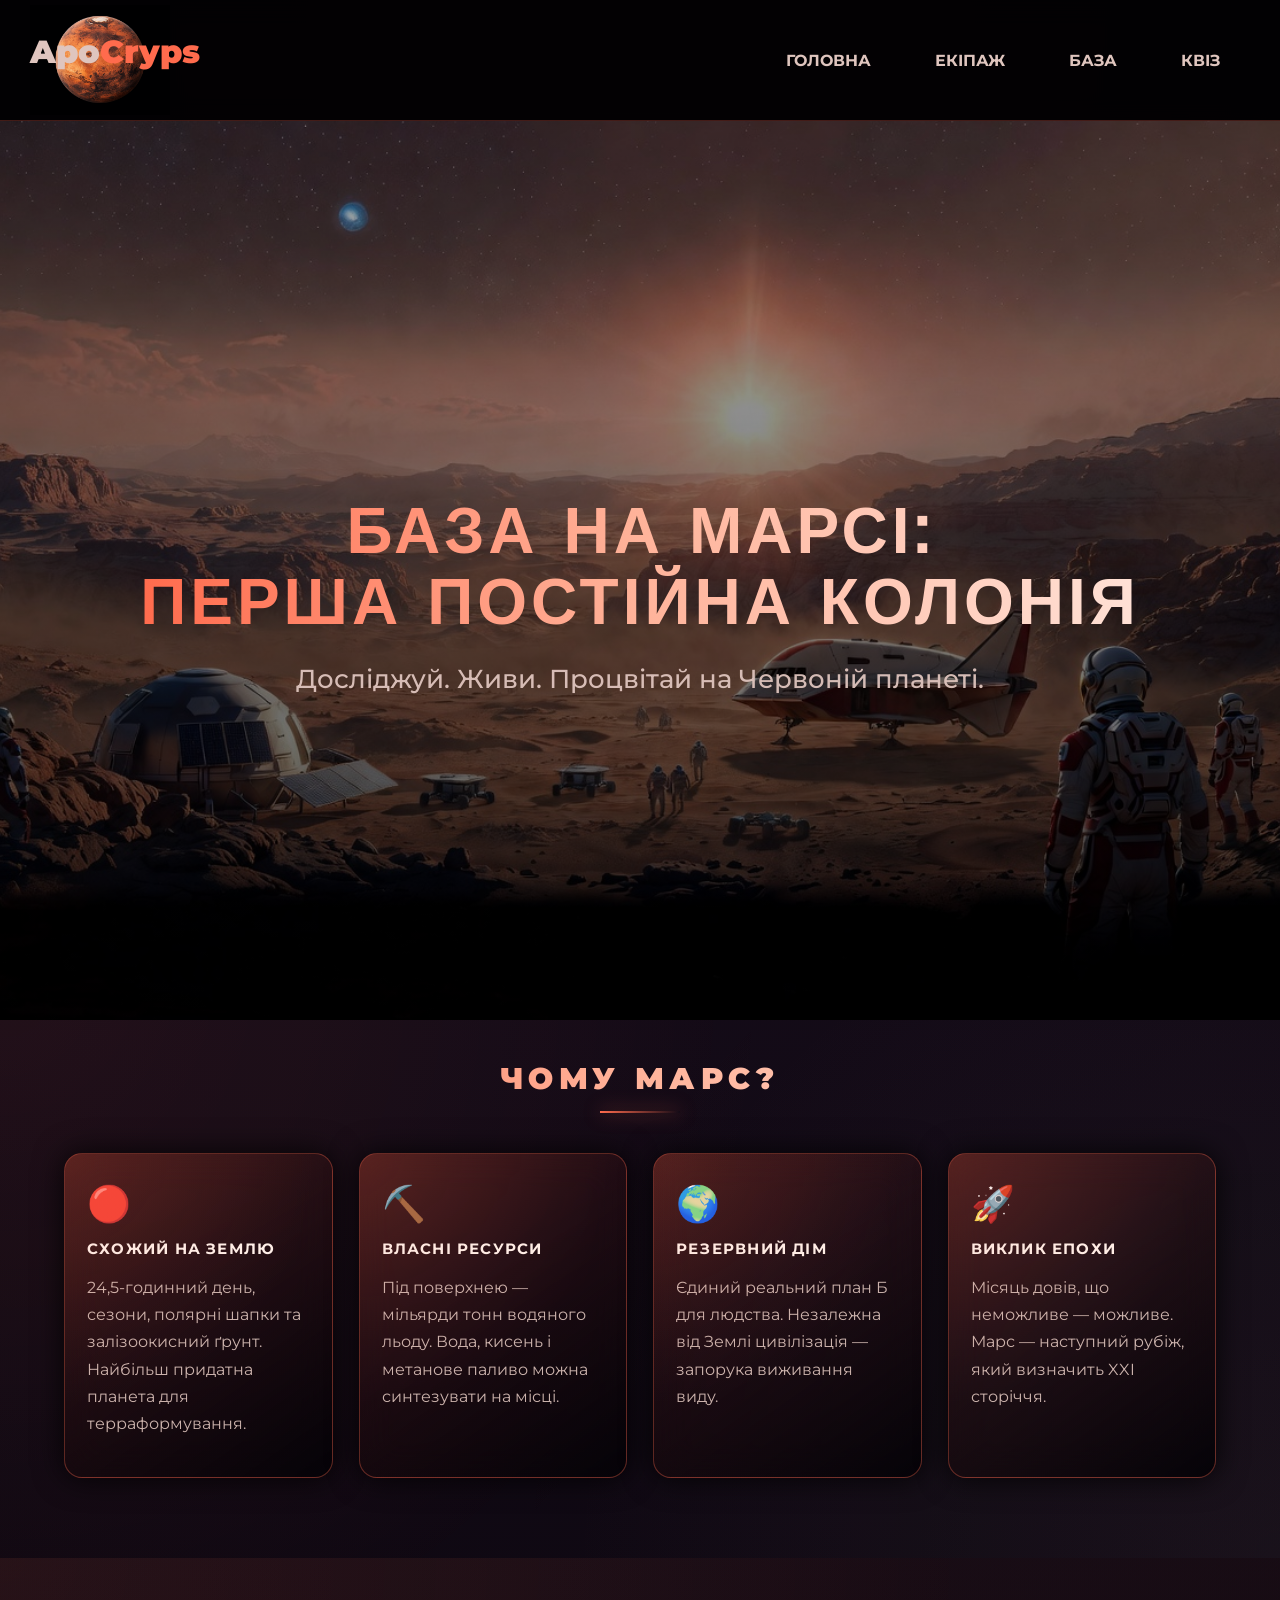
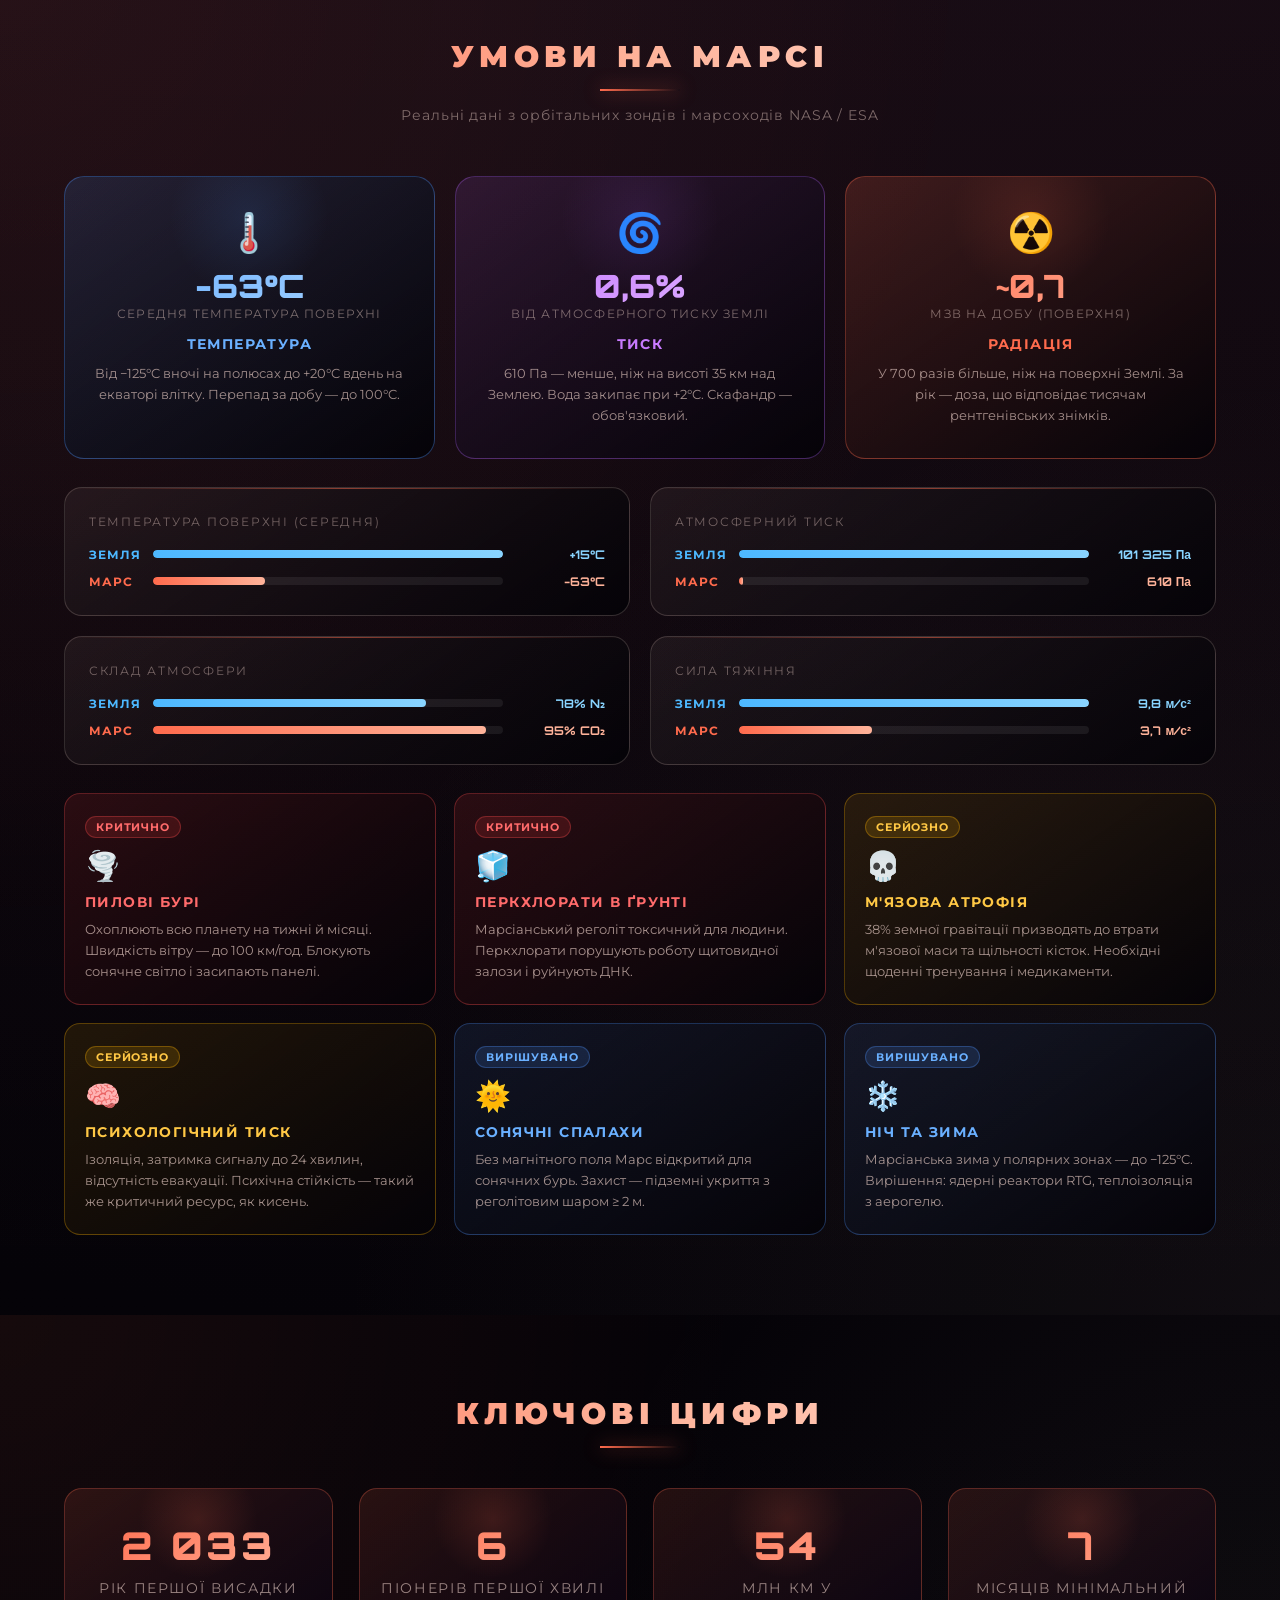
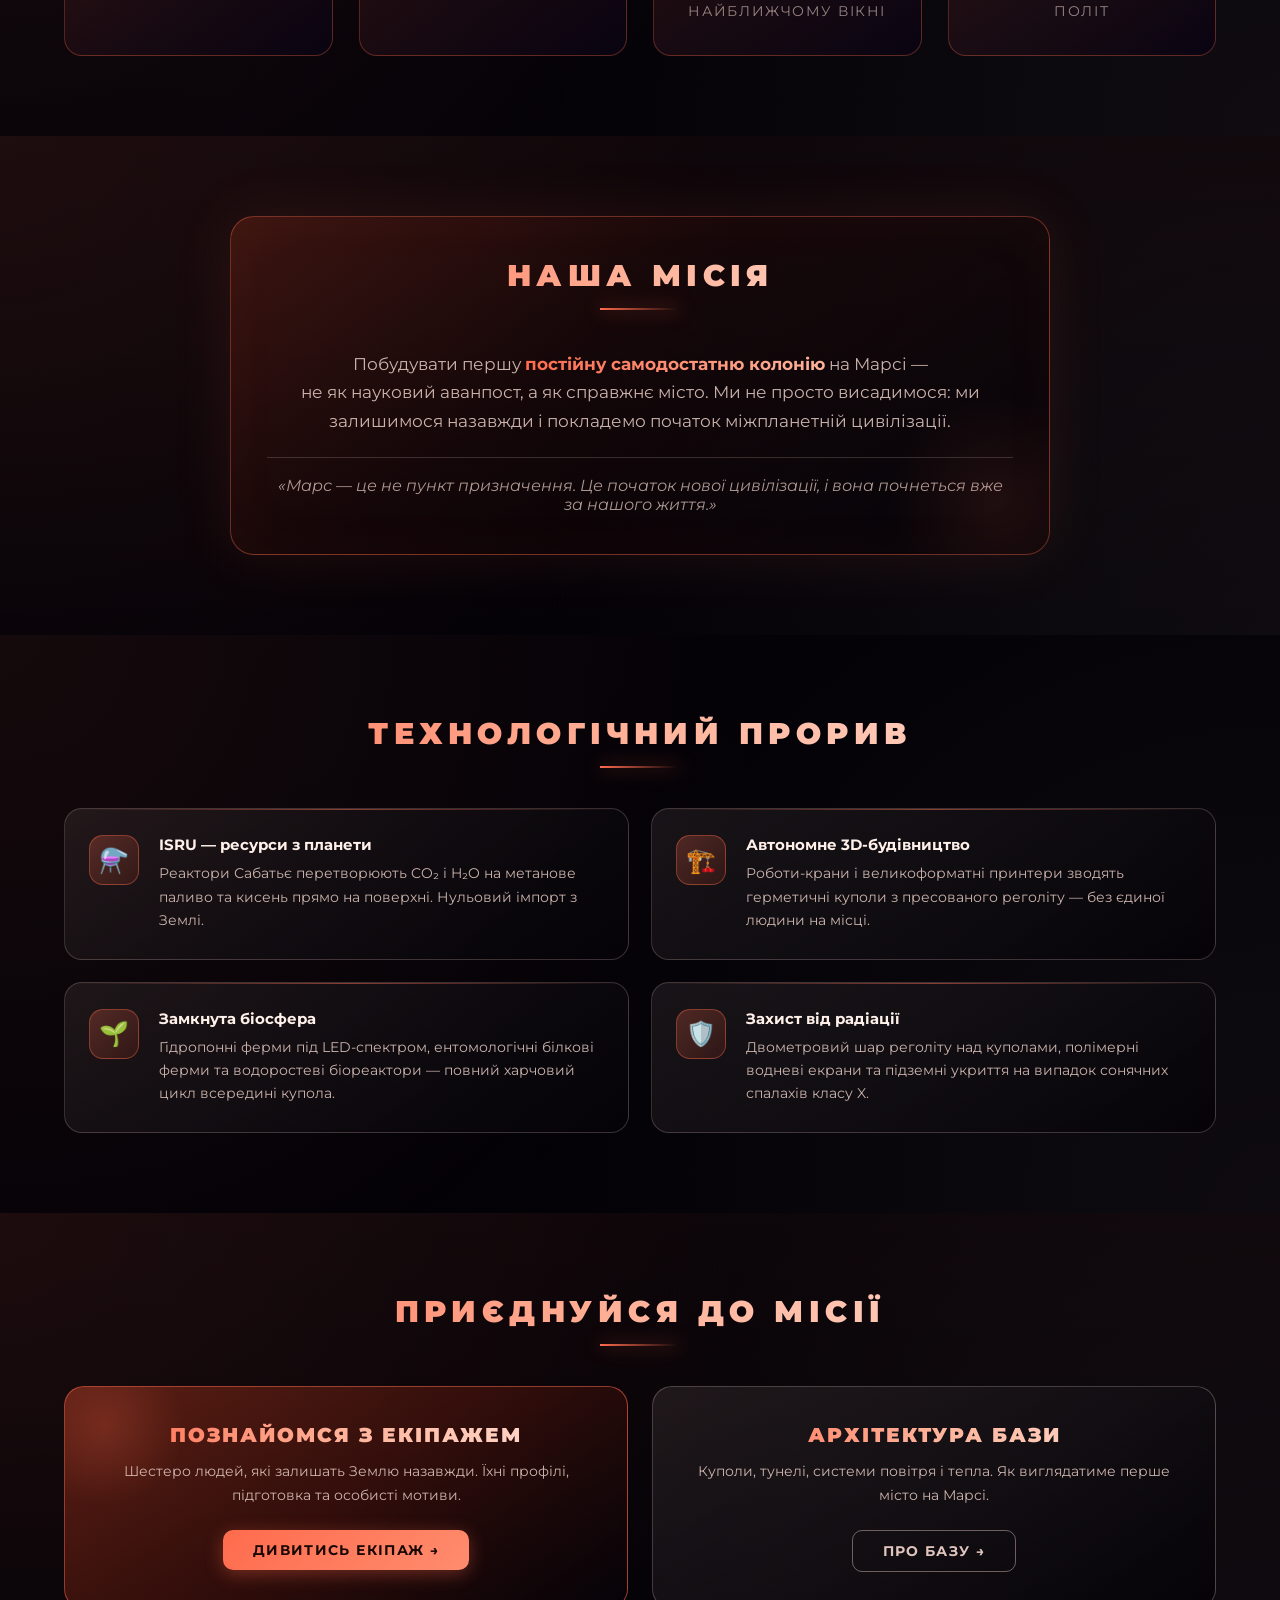
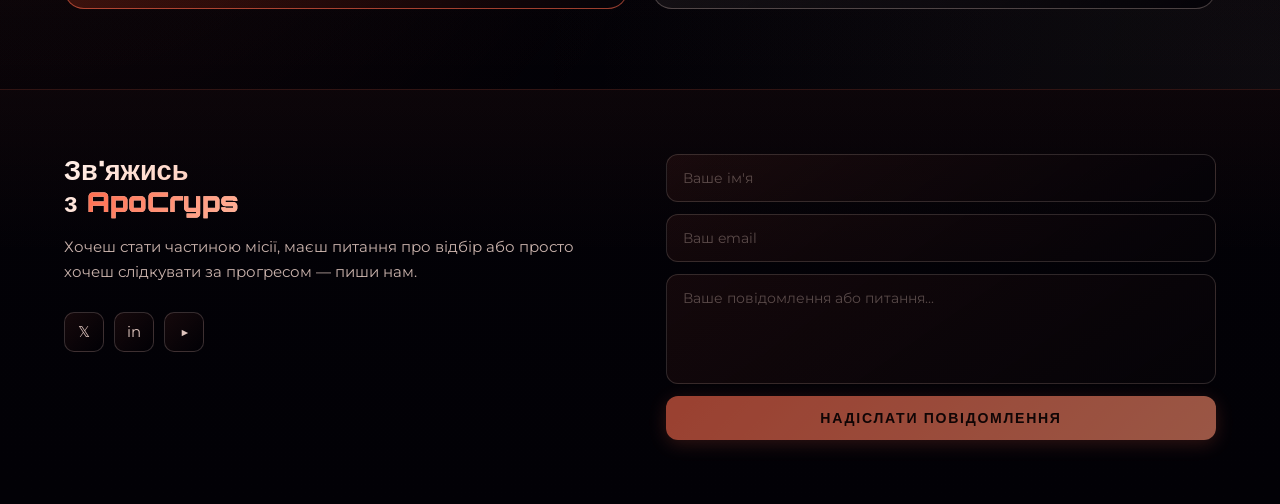
<file: index.html>
<!DOCTYPE html>
<html lang="uk">
<head>
  <meta charset="UTF-8">
  <meta name="viewport" content="width=device-width, initial-scale=1.0">
  <title>Mars Base Alpha — ApoCryps</title>
  <link href="https://fonts.googleapis.com/css2?family=Montserrat:wght@400;500;700;900&family=Orbitron:wght@500;700;900&display=swap" rel="stylesheet">
  <link rel="stylesheet" href="style.css">
</head>
<body>

  <!-- НАВІГАЦІЯ -->
  <header>
    <nav class="navbar">
      <div class="nav-container">
        <div class="Pic">
          <div class="logo">
            <span class="Apo">Apo</span><span class="Cryps">Cryps</span>
          </div>
        </div>
        <div class="nav-menu">
           <a href="index.html">Головна</a>
          <a href="Exp.html">Екіпаж</a>
          <a href="baza.html">База</a>
          <a href="kwiz.html">Квіз</a>
        </div>
      </div>
    </nav>
  </header>

  <main>

    <!-- HERO -->
    <section class="hero">
      <div class="hero-bg active"></div>
      <div class="hero-bg"></div>
      <div class="hero-bg"></div>
      <div class="hero-content">
        <h1 class="hero-title gradient-text">
          База на Марсі:<br>
          Перша постійна колонія
        </h1>
        <p class="hero-subtitle hero-subtitle-big">
          Досліджуй. Живи. Процвітай на Червоній планеті.
        </p>
      </div>
    </section>

    <!-- ЧОМУ МАРС? -->
    <section class="section why-mars">
      <div class="container reveal">
        <h2 class="section-title">Чому Марс?</h2>
        <div class="why-grid">
          <div class="why-card">
            <span class="why-icon">🔴</span>
            <h3>Схожий на Землю</h3>
            <p>24,5-годинний день, сезони, полярні шапки та залізоокисний ґрунт. Найбільш придатна планета для терраформування.</p>
          </div>
          <div class="why-card">
            <span class="why-icon">⛏️</span>
            <h3>Власні ресурси</h3>
            <p>Під поверхнею — мільярди тонн водяного льоду. Вода, кисень і метанове паливо можна синтезувати на місці.</p>
          </div>
          <div class="why-card">
            <span class="why-icon">🌍</span>
            <h3>Резервний дім</h3>
            <p>Єдиний реальний план Б для людства. Незалежна від Землі цивілізація — запорука виживання виду.</p>
          </div>
          <div class="why-card">
            <span class="why-icon">🚀</span>
            <h3>Виклик епохи</h3>
            <p>Місяць довів, що неможливе — можливе. Марс — наступний рубіж, який визначить XXI сторіччя.</p>
          </div>
        </div>
      </div>
    </section>

    <!-- УМОВИ НА МАРСІ -->
    <section class="section conditions" style="background:linear-gradient(180deg,rgba(255,107,77,.04) 0%,transparent 100%)">
      <div class="container reveal">
        <h2 class="section-title">Умови на Марсі</h2>
        <p class="conditions-subtitle">Реальні дані з орбітальних зондів і марсоходів NASA / ESA</p>

        <!-- ВЕЛИКІ МЕТРИКИ -->
        <div class="big-metrics">
          <div class="metric-card cold">
            <span class="metric-icon">🌡️</span>
            <span class="metric-value">−63°C</span>
            <span class="metric-unit">середня температура поверхні</span>
            <span class="metric-label">Температура</span>
            <p class="metric-desc">Від −125°C вночі на полюсах до +20°C вдень на екваторі влітку. Перепад за добу — до 100°C.</p>
          </div>
          <div class="metric-card pressure">
            <span class="metric-icon">🌀</span>
            <span class="metric-value">0,6%</span>
            <span class="metric-unit">від атмосферного тиску Землі</span>
            <span class="metric-label">Тиск</span>
            <p class="metric-desc">610 Па — менше, ніж на висоті 35 км над Землею. Вода закипає при +2°C. Скафандр — обов'язковий.</p>
          </div>
          <div class="metric-card radiation">
            <span class="metric-icon">☢️</span>
            <span class="metric-value">~0,7</span>
            <span class="metric-unit">мЗв на добу (поверхня)</span>
            <span class="metric-label">Радіація</span>
            <p class="metric-desc">У 700 разів більше, ніж на поверхні Землі. За рік — доза, що відповідає тисячам рентгенівських знімків.</p>
          </div>
        </div>

        <!-- ПОРІВНЯННЯ ЗЕМЛЯ VS МАРС -->
        <div class="compare-grid">
          <div class="compare-card">
            <div class="compare-title">Температура поверхні (середня)</div>
            <div class="compare-row">
              <span class="planet-label earth">Земля</span>
              <div class="bar-wrap"><div class="bar earth" style="width:100%"></div></div>
              <span class="bar-val earth-val">+15°C</span>
            </div>
            <div class="compare-row">
              <span class="planet-label mars">Марс</span>
              <div class="bar-wrap"><div class="bar mars" style="width:32%"></div></div>
              <span class="bar-val mars-val">−63°C</span>
            </div>
          </div>
          <div class="compare-card">
            <div class="compare-title">Атмосферний тиск</div>
            <div class="compare-row">
              <span class="planet-label earth">Земля</span>
              <div class="bar-wrap"><div class="bar earth" style="width:100%"></div></div>
              <span class="bar-val earth-val">101 325 Па</span>
            </div>
            <div class="compare-row">
              <span class="planet-label mars">Марс</span>
              <div class="bar-wrap"><div class="bar mars" style="width:1%"></div></div>
              <span class="bar-val mars-val">610 Па</span>
            </div>
          </div>
          <div class="compare-card">
            <div class="compare-title">Склад атмосфери</div>
            <div class="compare-row">
              <span class="planet-label earth">Земля</span>
              <div class="bar-wrap"><div class="bar earth" style="width:78%"></div></div>
              <span class="bar-val earth-val">78% N₂</span>
            </div>
            <div class="compare-row">
              <span class="planet-label mars">Марс</span>
              <div class="bar-wrap"><div class="bar mars" style="width:95%"></div></div>
              <span class="bar-val mars-val">95% CO₂</span>
            </div>
          </div>
          <div class="compare-card">
            <div class="compare-title">Сила тяжіння</div>
            <div class="compare-row">
              <span class="planet-label earth">Земля</span>
              <div class="bar-wrap"><div class="bar earth" style="width:100%"></div></div>
              <span class="bar-val earth-val">9,8 м/с²</span>
            </div>
            <div class="compare-row">
              <span class="planet-label mars">Марс</span>
              <div class="bar-wrap"><div class="bar mars" style="width:38%"></div></div>
              <span class="bar-val mars-val">3,7 м/с²</span>
            </div>
          </div>
        </div>

        <!-- НЕБЕЗПЕКИ -->
        <div class="hazards-grid">
          <div class="hazard-card danger">
            <span class="badge danger">Критично</span>
            <span class="hazard-icon">🌪️</span>
            <h3>Пилові бурі</h3>
            <p>Охоплюють всю планету на тижні й місяці. Швидкість вітру — до 100 км/год. Блокують сонячне світло і засипають панелі.</p>
          </div>
          <div class="hazard-card danger">
            <span class="badge danger">Критично</span>
            <span class="hazard-icon">🧊</span>
            <h3>Перкхлорати в ґрунті</h3>
            <p>Марсіанський реголіт токсичний для людини. Перкхлорати порушують роботу щитовидної залози і руйнують ДНК.</p>
          </div>
          <div class="hazard-card warn">
            <span class="badge warn">Серйозно</span>
            <span class="hazard-icon">💀</span>
            <h3>М'язова атрофія</h3>
            <p>38% земної гравітації призводять до втрати м'язової маси та щільності кісток. Необхідні щоденні тренування і медикаменти.</p>
          </div>
          <div class="hazard-card warn">
            <span class="badge warn">Серйозно</span>
            <span class="hazard-icon">🧠</span>
            <h3>Психологічний тиск</h3>
            <p>Ізоляція, затримка сигналу до 24 хвилин, відсутність евакуації. Психічна стійкість — такий же критичний ресурс, як кисень.</p>
          </div>
          <div class="hazard-card info">
            <span class="badge info">Вирішувано</span>
            <span class="hazard-icon">🌞</span>
            <h3>Сонячні спалахи</h3>
            <p>Без магнітного поля Марс відкритий для сонячних бурь. Захист — підземні укриття з реголітовим шаром ≥ 2 м.</p>
          </div>
          <div class="hazard-card info">
            <span class="badge info">Вирішувано</span>
            <span class="hazard-icon">❄️</span>
            <h3>Ніч та зима</h3>
            <p>Марсіанська зима у полярних зонах — до −125°C. Вирішення: ядерні реактори RTG, теплоізоляція з аерогелю.</p>
          </div>
        </div>
      </div>
    </section>

    <!-- СТАТИСТИКА -->
    <section class="section stats">
      <div class="container reveal">
        <h2 class="section-title">Ключові цифри</h2>
        <div class="stats-grid">
          <div class="stat-item">
            <h3 class="stat-number" data-target="2033">0</h3>
            <p>Рік першої висадки</p>
          </div>
          <div class="stat-item">
            <h3 class="stat-number" data-target="6">0</h3>
            <p>Піонерів першої хвилі</p>
          </div>
          <div class="stat-item">
            <h3 class="stat-number" data-target="54">0</h3>
            <p>Млн км у найближчому вікні</p>
          </div>
          <div class="stat-item">
            <h3 class="stat-number" data-target="7">0</h3>
            <p>Місяців мінімальний політ</p>
          </div>
        </div>
      </div>
    </section>

    <!-- НАША МІСІЯ -->
    <section class="section mission" style="background:linear-gradient(180deg,rgba(255,107,77,.04) 0%,transparent 100%)">
      <div class="container reveal">
        <div class="mission-content">
          <h2 class="section-title">Наша місія</h2>
          <p class="mission-text">
            Побудувати першу <span class="highlight">постійну самодостатню колонію</span> на Марсі —<br>
            не як науковий аванпост, а як справжнє місто. Ми не просто висадимося: ми залишимося назавжди і покладемо початок міжпланетній цивілізації.
          </p>
          <div class="mission-quote">
            «Марс — це не пункт призначення. Це початок нової цивілізації, і вона почнеться вже за нашого життя.»
          </div>
        </div>
      </div>
    </section>

    <!-- ТЕХНОЛОГІЧНИЙ ПРОРИВ -->
    <section class="section tech">
      <div class="container reveal">
        <h2 class="section-title">Технологічний прорив</h2>
        <div class="tech-grid">
          <div class="tech-card">
            <div class="tech-icon-wrap">⚗️</div>
            <div>
              <h3>ISRU — ресурси з планети</h3>
              <p>Реактори Сабатьє перетворюють CO₂ і H₂O на метанове паливо та кисень прямо на поверхні. Нульовий імпорт з Землі.</p>
            </div>
          </div>
          <div class="tech-card">
            <div class="tech-icon-wrap">🏗️</div>
            <div>
              <h3>Автономне 3D-будівництво</h3>
              <p>Роботи-крани і великоформатні принтери зводять герметичні куполи з пресованого реголіту — без єдиної людини на місці.</p>
            </div>
          </div>
          <div class="tech-card">
            <div class="tech-icon-wrap">🌱</div>
            <div>
              <h3>Замкнута біосфера</h3>
              <p>Гідропонні ферми під LED-спектром, ентомологічні білкові ферми та водоростеві біореактори — повний харчовий цикл всередині купола.</p>
            </div>
          </div>
          <div class="tech-card">
            <div class="tech-icon-wrap">🛡️</div>
            <div>
              <h3>Захист від радіації</h3>
              <p>Двометровий шар реголіту над куполами, полімерні водневі екрани та підземні укриття на випадок сонячних спалахів класу X.</p>
            </div>
          </div>
        </div>
      </div>
    </section>

    <!-- CTA -->
    <section class="section cta-section" style="background:linear-gradient(180deg,rgba(255,107,77,.04) 0%,transparent 100%)">
      <div class="container reveal">
        <h2 class="section-title">Приєднуйся до місії</h2>
        <div class="cta-row">
          <div class="cta-card primary">
            <h3>Познайомся з екіпажем</h3>
            <p>Шестеро людей, які залишать Землю назавжди. Їхні профілі, підготовка та особисті мотиви.</p>
            <a href="Exp.html" class="btn btn-primary">Дивитись екіпаж →</a>
          </div>
          <div class="cta-card secondary">
            <h3>Архітектура бази</h3>
            <p>Куполи, тунелі, системи повітря і тепла. Як виглядатиме перше місто на Марсі.</p>
            <a href="baza.html" class="btn btn-outline">Про базу →</a>
          </div>
        </div>
      </div>
    </section>

  </main>

  <footer>
    <section class="footer-section">
      <div class="container">
        <div class="footer-grid">
          <div class="footer-left">
            <h2>Зв'яжись<br>з <span>ApoCryps</span></h2>
            <p>Хочеш стати частиною місії, маєш питання про відбір або просто хочеш слідкувати за прогресом — пиши нам.</p>
            <div class="social-row">
              <div class="social-btn">𝕏</div>
              <div class="social-btn">in</div>
              <div class="social-btn">▶</div>
            </div>
          </div>
          <div class="footer-right">
            <form id="contact-form">
              <input type="text" id="name" name="name" placeholder="Ваше ім'я" required>
              <input type="email" id="email" name="email" placeholder="Ваш email" required>
              <textarea id="message" name="message" placeholder="Ваше повідомлення або питання..." required></textarea>
              <button type="submit" id="submit-btn">Надіслати повідомлення</button>
            </form>
          </div>
        </div>
        
    </section>
  </footer>

  <script src="script.js"></script>
</body>
</html>
</file>
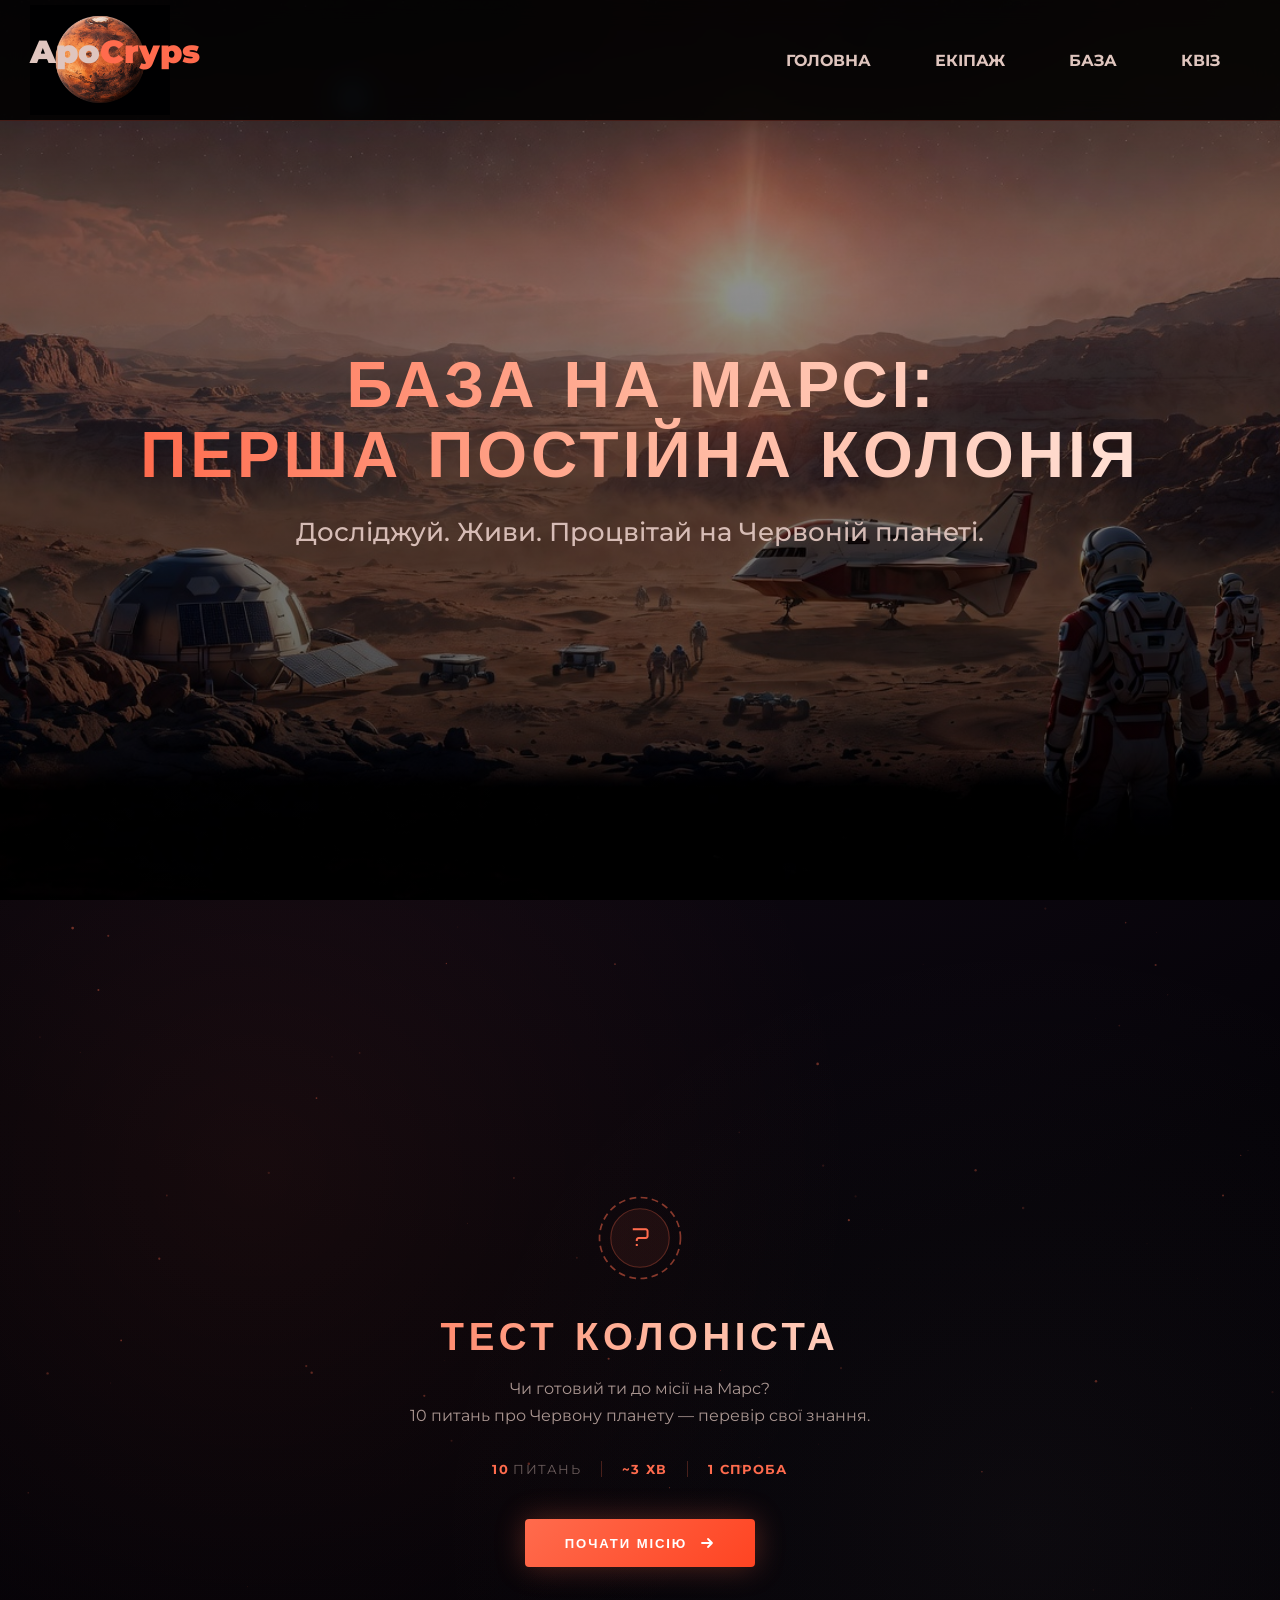
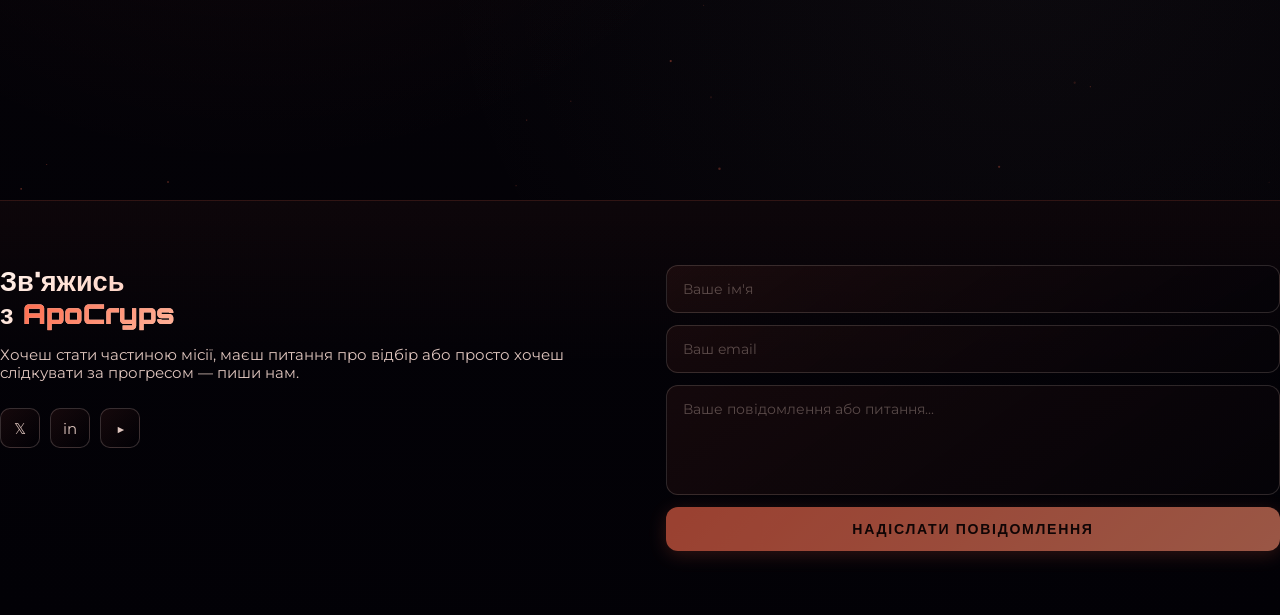
<file: kwiz.html>
<!DOCTYPE html>
<html lang="uk">
<head>
  <meta charset="UTF-8">
  <meta name="viewport" content="width=device-width, initial-scale=1.0">
  <title>Mars Base Alpha — ApoCryps</title>
  <link href="https://fonts.googleapis.com/css2?family=Montserrat:wght@400;500;700;900&family=Orbitron:wght@500;700;900&display=swap" rel="stylesheet">
  <link rel="stylesheet" href="style6.css">
</head>
<body>
<header>
  <nav class="navbar">
    <div class="nav-container">
      <div class="Pic">
        <div class="logo">
          <span class="Apo">Apo</span><span class="Cryps">Cryps</span>
        </div>
      </div>
      <div class="nav-menu">
         <a href="index.html">Головна</a>
          <a href="Exp.html">Екіпаж</a>
          <a href="baza.html">База</a>
          <a href="kwiz.html">Квіз</a>
      </div>
    </div>
  </nav>


  <section class="hero">
    <div class="hero-bg active"></div>
    <div class="hero-bg"></div>
    <div class="hero-bg"></div>

    <div class="hero-content">
      <h1 class="hero-title gradient-text">
        База на Марсі:<br>
        Перша постійна колонія
      </h1>
      <p class="hero-subtitle hero-subtitle-big">
        Досліджуй. Живи. Процвітай на Червоній планеті.
      </p>
    </div>
  </section>
</header>

<main>

  <!-- ═══════════════════════════════════════════
       QUIZ SECTION
  ═══════════════════════════════════════════ -->
  <section class="quiz-section">

    <!-- Particle canvas background -->
    <canvas id="quiz-particles"></canvas>

    <div class="quiz-wrapper">

      <!-- START SCREEN -->
      <div class="quiz-start" id="quiz-start">
        <div class="quiz-start-icon">
          <svg viewBox="0 0 80 80" fill="none" xmlns="http://www.w3.org/2000/svg">
            <circle cx="40" cy="40" r="36" stroke="#ff6b4d" stroke-width="1.5" stroke-dasharray="6 4" opacity="0.5"/>
            <circle cx="40" cy="40" r="26" fill="rgba(255,107,77,0.08)" stroke="rgba(255,107,77,0.3)" stroke-width="1"/>
            <text x="40" y="47" text-anchor="middle" font-size="22" fill="#ff6b4d" font-family="Orbitron,sans-serif">?</text>
          </svg>
        </div>
        <h2 class="quiz-start-title">Тест Колоніста</h2>
        <p class="quiz-start-sub">Чи готовий ти до місії на Марс?<br>10 питань про Червону планету — перевір свої знання.</p>
        <div class="quiz-start-meta">
          <span><em>10</em> питань</span>
          <span class="meta-div"></span>
          <span><em>~3 хв</em></span>
          <span class="meta-div"></span>
          <span><em>1 спроба</em></span>
        </div>
        <button class="quiz-btn-start" id="btn-start">
          <span>Почати місію</span>
          <svg width="16" height="16" viewBox="0 0 16 16" fill="none"><path d="M3 8h10M9 4l4 4-4 4" stroke="currentColor" stroke-width="1.8" stroke-linecap="round" stroke-linejoin="round"/></svg>
        </button>
      </div>

      <!-- QUESTION SCREEN -->
      <div class="quiz-game hidden" id="quiz-game">

        <div class="quiz-header">
          <div class="quiz-progress-wrap">
            <div class="quiz-progress-bar" id="quiz-progress-bar"></div>
          </div>
          <div class="quiz-meta-row">
            <span class="quiz-counter" id="quiz-counter">01 / 10</span>
            <span class="quiz-score-live" id="quiz-score-live">★ 0</span>
          </div>
        </div>

        <div class="quiz-card" id="quiz-card">
          <div class="quiz-q-num" id="quiz-q-num">Питання 01</div>
          <h3 class="quiz-question" id="quiz-question">Завантаження...</h3>
          <div class="quiz-options" id="quiz-options"></div>
          <div class="quiz-feedback hidden" id="quiz-feedback">
            <span class="feedback-icon" id="feedback-icon"></span>
            <span class="feedback-text" id="feedback-text"></span>
          </div>
        </div>

        <button class="quiz-btn-next hidden" id="btn-next">
          <span id="btn-next-label">Далі</span>
          <svg width="16" height="16" viewBox="0 0 16 16" fill="none"><path d="M3 8h10M9 4l4 4-4 4" stroke="currentColor" stroke-width="1.8" stroke-linecap="round" stroke-linejoin="round"/></svg>
        </button>

      </div>

      <!-- RESULT SCREEN -->
      <div class="quiz-result hidden" id="quiz-result">
        <div class="result-orbit">
          <svg viewBox="0 0 140 140" fill="none" xmlns="http://www.w3.org/2000/svg" class="result-svg">
            <circle cx="70" cy="70" r="64" stroke="rgba(255,107,77,0.15)" stroke-width="1"/>
            <circle cx="70" cy="70" r="50" stroke="rgba(255,107,77,0.25)" stroke-width="1" stroke-dasharray="5 3"/>
            <circle cx="70" cy="70" r="36" fill="rgba(255,107,77,0.07)" stroke="rgba(255,107,77,0.4)" stroke-width="1.5"/>
            <text id="result-score-svg" x="70" y="78" text-anchor="middle" font-size="28" font-weight="700" fill="#ff6b4d" font-family="Orbitron,sans-serif">0/10</text>
          </svg>
        </div>
        <h2 class="result-title" id="result-title">Результат місії</h2>
        <p class="result-rank" id="result-rank"></p>
        <p class="result-desc" id="result-desc"></p>
        <div class="result-actions">
          <button class="quiz-btn-start" id="btn-retry">
            <span>Спробувати ще раз</span>
            <svg width="16" height="16" viewBox="0 0 16 16" fill="none"><path d="M2 8a6 6 0 1 0 1.5-4M2 4v4h4" stroke="currentColor" stroke-width="1.8" stroke-linecap="round" stroke-linejoin="round"/></svg>
          </button>
        </div>
      </div>

    </div>
  </section>

</main>
 <footer>
    <section class="footer-section">
      <div class="container">
        <div class="footer-grid">
          <div class="footer-left">
            <h2>Зв'яжись<br>з <span>ApoCryps</span></h2>
            <p>Хочеш стати частиною місії, маєш питання про відбір або просто хочеш слідкувати за прогресом — пиши нам.</p>
            <div class="social-row">
              <div class="social-btn">𝕏</div>
              <div class="social-btn">in</div>
              <div class="social-btn">▶</div>
            </div>
          </div>
          <div class="footer-right">
            <form id="contact-form">
              <input type="text" id="name" name="name" placeholder="Ваше ім'я" required>
              <input type="email" id="email" name="email" placeholder="Ваш email" required>
              <textarea id="message" name="message" placeholder="Ваше повідомлення або питання..." required></textarea>
              <button type="submit" id="submit-btn">Надіслати повідомлення</button>
            </form>
          </div>
        </div>
        
    </section>
  </footer>
  <script src="script6.js"></script>
  </body>
</html>
</file>
<file: style.css>
/* ═════════════════════════════════════════════════════
   ОСНОВНІ СТИЛІ
   ═════════════════════════════════════════════════════ */

body {
  margin: 0;
  font-family: 'Montserrat', sans-serif;
  background: radial-gradient(circle at top, #1b0f1f 0%, #050308 55%, #020106 100%);
  color: #dfc5be;
}

*,
*::before,
*::after {
  box-sizing: border-box;
}

main {
  padding-top: 120px;
}

.container {
  max-width: 1200px;
  margin: 0 auto;
  padding: 0 24px;
}

.section {
  position: relative;
  padding: 80px 0;
  overflow: hidden;
}

.section::before {
  content: "";
  position: absolute;
  inset: 0;
  background:
    radial-gradient(circle at top left, rgba(255, 107, 77, 0.08), transparent 55%),
    radial-gradient(circle at bottom right, rgba(223, 197, 190, 0.06), transparent 55%);
  opacity: 0.9;
  pointer-events: none;
}

.section-title {
  position: relative;
  font-size: 1.9rem;
  letter-spacing: 0.18em;
  text-transform: uppercase;
  margin: 0 0 40px;
  text-align: center;
  font-weight: 900;
  background: linear-gradient(90deg, #ff6b4d, #ffb39a, #ffe1d6);
  -webkit-background-clip: text;
  -webkit-text-fill-color: transparent;
  background-clip: text;
}

.section-title::after {
  content: "";
  display: block;
  width: 80px;
  height: 2px;
  margin: 14px auto 0;
  background: linear-gradient(90deg, #ff6b4d, rgba(255, 107, 77, 0));
  box-shadow: 0 0 18px rgba(255, 107, 77, 0.7);
}

p {
  line-height: 1.7;
  color: rgba(223, 197, 190, 0.9);
}

/* ═════════════════════════════════════════════════════
   НАВІГАЦІЯ
   ═════════════════════════════════════════════════════ */

.navbar {
  position: fixed;
  top: 0;
  width: 100%;
  background: rgba(0, 0, 0, 0.88);
  backdrop-filter: blur(12px);
  z-index: 1000;
  border-bottom: 1px solid rgba(255, 100, 80, 0.25);
}

.nav-container {
  max-width: 1350px;
  margin: 0 auto;
  padding: 0 30px;
  height: 120px;
  display: flex;
  align-items: center;
  justify-content: space-between;
}

.logo {
  font-size: 2rem;
  font-weight: 900;
  position: relative;
  top: 27px;
}

.Pic {
  background: url('Mars.png') center/cover no-repeat;
  height: 110px;
  width: 140px;
}

.Apo {
  color: #dfc5be;
}

.Cryps {
  color: #ff6b4d;
}

.nav-menu a {
  color: #dfc5be;
  text-decoration: none;
  margin: 0 30px;
  font-weight: 700;
  text-transform: uppercase;
  font-size: 16px;
  transition: 0.4s;
  border-bottom: 2px solid transparent;
  padding-bottom: 8px;
}

.nav-menu a:hover {
  color: #ff6b4d;
  text-shadow: 0 0 20px rgba(255, 107, 77, 0.8);
  border-bottom: 2px solid #ff6b4d;
}

/* ═════════════════════════════════════════════════════
   HERO
   ═════════════════════════════════════════════════════ */

.gradient-text {
  background: linear-gradient(90deg, #ff6b4d 0%, #ffb39a 50%, #ffe1d6 100%);
  background-clip: text;
  -webkit-text-fill-color: transparent;
  text-shadow: none;
}

.hero {
  position: relative;
  height: 100vh;
  min-height: 750px;
  display: flex;
  align-items: center;
  justify-content: center;
  text-align: center;
  overflow: hidden;
}

.hero-bg {
  position: absolute;
  inset: 0;
  background-size: cover;
  background-position: center;
  background-repeat: no-repeat;
  transform: translateX(100%);
  transition: transform 1s ease-in-out;
  z-index: 1;
}

.hero-bg.active {
  transform: translateX(0%);
  z-index: 2;
}

.hero-bg.prev {
  transform: translateX(-100%);
  z-index: 1;
}

.hero-bg::after {
  content: "";
  position: absolute;
  inset: 0;
  background: linear-gradient(rgba(0, 0, 0, 0.35), rgba(0, 0, 0, 0.65));
  z-index: 3;
}

.hero-content {
  position: relative;
  z-index: 5;
  padding: 0 30px;
  animation: fadeUp 1.4s ease forwards;
  opacity: 0;
  transform: translateY(20px);
}

@keyframes fadeUp {
  to {
    opacity: 1;
    transform: translateY(0);
  }
}

.hero-title {
  font-family: 'Orbitron', sans-serif;
  font-size: 64px;
  font-weight: 900;
  letter-spacing: 4px;
  line-height: 1.1;
  margin-bottom: 25px;
  text-transform: uppercase;
}

.hero-subtitle-big {
  font-size: 26px;
  font-weight: 500;
  opacity: 0.95;
  max-width: 820px;
  margin: 0 auto;
  line-height: 1.5;
  color: #dfc5be;
}

/* ═════════════════════════════════════════════════════
   ЧОМУ МАРС
   ═════════════════════════════════════════════════════ */

.why-mars {
  margin-top: -40px;
}

.why-grid {
  display: grid;
  grid-template-columns: repeat(4, minmax(0, 1fr));
  gap: 26px;
}

.why-card {
  position: relative;
  padding: 28px 22px 24px;
  border-radius: 18px;
  background: linear-gradient(145deg, rgba(255, 80, 40, 0.18) 0%, rgba(120, 30, 10, 0.12) 40%, rgba(5, 3, 8, 0.98) 100%);
  border: 1px solid rgba(255, 107, 77, 0.35);
  box-shadow: 0 0 30px rgba(0, 0, 0, 0.85);
  backdrop-filter: blur(18px);
  transition: 0.35s ease;
  overflow: hidden;
}

.why-card::before {
  content: "";
  position: absolute;
  inset: 0;
  background: radial-gradient(circle at top left, rgba(255, 107, 77, 0.12), transparent 60%);
  pointer-events: none;
}

.why-card:hover {
  transform: translateY(-8px);
  border-color: rgba(255, 150, 110, 0.75);
  box-shadow: 0 16px 48px rgba(255, 107, 77, 0.2), 0 0 0 1px rgba(255, 107, 77, 0.15);
}

.why-icon {
  font-size: 2.2rem;
  margin-bottom: 14px;
  display: block;
}

.why-card h3 {
  font-size: 0.95rem;
  margin: 0 0 8px;
  color: #fff1ea;
  font-weight: 700;
  text-transform: uppercase;
  letter-spacing: 0.08em;
}

/* ═════════════════════════════════════════════════════
   УМОВИ НА МАРСІ
   ═════════════════════════════════════════════════════ */

.conditions-subtitle {
  text-align: center;
  font-size: 0.9rem;
  color: rgba(223, 197, 190, 0.5);
  margin-top: -28px;
  margin-bottom: 48px;
  letter-spacing: 0.06em;
}

/* Великі метрики */
.big-metrics {
  display: grid;
  grid-template-columns: repeat(3, 1fr);
  gap: 20px;
  margin-bottom: 28px;
}

.metric-card {
  border-radius: 20px;
  padding: 32px 24px;
  text-align: center;
  position: relative;
  overflow: hidden;
  border: 1px solid;
  transition: 0.3s ease;
}

.metric-card.cold {
  background: linear-gradient(145deg, rgba(60, 120, 200, 0.18) 0%, rgba(5, 3, 8, 0.97) 100%);
  border-color: rgba(80, 150, 255, 0.35);
}

.metric-card.cold:hover {
  box-shadow: 0 16px 48px rgba(80, 150, 255, 0.18);
  border-color: rgba(80, 150, 255, 0.65);
  transform: translateY(-5px);
}

.metric-card.pressure {
  background: linear-gradient(145deg, rgba(150, 80, 200, 0.16) 0%, rgba(5, 3, 8, 0.97) 100%);
  border-color: rgba(180, 100, 255, 0.3);
}

.metric-card.pressure:hover {
  box-shadow: 0 16px 48px rgba(180, 100, 255, 0.15);
  border-color: rgba(180, 100, 255, 0.6);
  transform: translateY(-5px);
}

.metric-card.radiation {
  background: linear-gradient(145deg, rgba(255, 107, 77, 0.18) 0%, rgba(5, 3, 8, 0.97) 100%);
  border-color: rgba(255, 107, 77, 0.35);
}

.metric-card.radiation:hover {
  box-shadow: 0 16px 48px rgba(255, 107, 77, 0.18);
  border-color: rgba(255, 107, 77, 0.65);
  transform: translateY(-5px);
}

.metric-card::before {
  content: "";
  position: absolute;
  top: -40px;
  left: 50%;
  transform: translateX(-50%);
  width: 160px;
  height: 160px;
  border-radius: 50%;
  pointer-events: none;
}

.metric-card.cold::before   { background: radial-gradient(circle, rgba(80, 150, 255, 0.12), transparent 70%); }
.metric-card.pressure::before { background: radial-gradient(circle, rgba(180, 100, 255, 0.1), transparent 70%); }
.metric-card.radiation::before { background: radial-gradient(circle, rgba(255, 107, 77, 0.12), transparent 70%); }

.metric-icon {
  font-size: 2.4rem;
  margin-bottom: 14px;
  display: block;
}

.metric-value {
  font-family: 'Orbitron', sans-serif;
  font-size: 2rem;
  font-weight: 900;
  display: block;
  margin-bottom: 4px;
  line-height: 1;
}

.metric-card.cold .metric-value {
  background: linear-gradient(135deg, #6ab0ff, #a8d4ff);
  -webkit-background-clip: text;
  -webkit-text-fill-color: transparent;
  background-clip: text;
}

.metric-card.pressure .metric-value {
  background: linear-gradient(135deg, #c87aff, #e0b8ff);
  -webkit-background-clip: text;
  -webkit-text-fill-color: transparent;
  background-clip: text;
}

.metric-card.radiation .metric-value {
  background: linear-gradient(135deg, #ff6b4d, #ffb39a);
  -webkit-background-clip: text;
  -webkit-text-fill-color: transparent;
  background-clip: text;
}

.metric-unit {
  font-size: 0.75rem;
  color: rgba(223, 197, 190, 0.5);
  letter-spacing: 0.1em;
  text-transform: uppercase;
  margin-bottom: 14px;
  display: block;
}

.metric-label {
  font-size: 0.88rem;
  font-weight: 700;
  text-transform: uppercase;
  letter-spacing: 0.1em;
  margin-bottom: 10px;
  display: block;
}

.metric-card.cold .metric-label     { color: #6ab0ff; }
.metric-card.pressure .metric-label { color: #c87aff; }
.metric-card.radiation .metric-label { color: #ff6b4d; }

.metric-desc {
  font-size: 0.82rem;
  color: rgba(223, 197, 190, 0.7);
  line-height: 1.6;
  margin: 0;
}

/* Порівняльні рядки */
.compare-grid {
  display: grid;
  grid-template-columns: repeat(2, 1fr);
  gap: 20px;
  margin-bottom: 28px;
}

.compare-card {
  border-radius: 18px;
  padding: 26px 24px;
  background: linear-gradient(145deg, rgba(223, 197, 190, 0.07) 0%, rgba(5, 3, 8, 0.97) 100%);
  border: 1px solid rgba(223, 197, 190, 0.2);
  position: relative;
  overflow: hidden;
}

.compare-card::before {
  content: "";
  position: absolute;
  top: 0;
  left: 0;
  right: 0;
  height: 1px;
  background: linear-gradient(90deg, transparent, rgba(255, 107, 77, 0.5), transparent);
}

.compare-title {
  font-size: 0.78rem;
  text-transform: uppercase;
  letter-spacing: 0.14em;
  color: rgba(223, 197, 190, 0.45);
  margin-bottom: 18px;
}

.compare-row {
  display: flex;
  align-items: center;
  gap: 12px;
  margin-bottom: 12px;
}

.compare-row:last-child { margin-bottom: 0; }

.planet-label {
  font-size: 0.75rem;
  font-weight: 700;
  text-transform: uppercase;
  letter-spacing: 0.08em;
  width: 52px;
  flex-shrink: 0;
}

.planet-label.earth { color: #4db8ff; }
.planet-label.mars  { color: #ff6b4d; }

.bar-wrap {
  flex: 1;
  height: 8px;
  background: rgba(255, 255, 255, 0.07);
  border-radius: 4px;
  overflow: hidden;
}

.bar {
  height: 100%;
  border-radius: 4px;
}

.bar.earth { background: linear-gradient(90deg, #4db8ff, #89d4ff); }
.bar.mars  { background: linear-gradient(90deg, #ff6b4d, #ffb39a); }

.bar-val {
  font-family: 'Orbitron', sans-serif;
  font-size: 0.75rem;
  font-weight: 700;
  width: 90px;
  text-align: right;
  flex-shrink: 0;
}

.earth-val { color: #89d4ff; }
.mars-val  { color: #ffb39a; }

/* Небезпеки */
.hazards-grid {
  display: grid;
  grid-template-columns: repeat(3, 1fr);
  gap: 18px;
}

.hazard-card {
  border-radius: 16px;
  padding: 22px 20px;
  border: 1px solid;
  position: relative;
  overflow: hidden;
  transition: 0.3s ease;
}

.hazard-card.warn {
  background: linear-gradient(145deg, rgba(255, 180, 0, 0.1) 0%, rgba(5, 3, 8, 0.97) 100%);
  border-color: rgba(255, 180, 0, 0.3);
}

.hazard-card.danger {
  background: linear-gradient(145deg, rgba(255, 60, 60, 0.12) 0%, rgba(5, 3, 8, 0.97) 100%);
  border-color: rgba(255, 80, 80, 0.3);
}

.hazard-card.info {
  background: linear-gradient(145deg, rgba(80, 150, 255, 0.1) 0%, rgba(5, 3, 8, 0.97) 100%);
  border-color: rgba(80, 150, 255, 0.3);
}

.hazard-card:hover { transform: translateY(-4px); }
.hazard-card.warn:hover   { box-shadow: 0 10px 32px rgba(255, 180, 0, 0.12); }
.hazard-card.danger:hover { box-shadow: 0 10px 32px rgba(255, 60, 60, 0.12); }
.hazard-card.info:hover   { box-shadow: 0 10px 32px rgba(80, 150, 255, 0.12); }

.hazard-icon {
  font-size: 1.8rem;
  margin-bottom: 10px;
  display: block;
}

.hazard-card h3 {
  font-size: 0.88rem;
  font-weight: 700;
  text-transform: uppercase;
  letter-spacing: 0.1em;
  margin: 0 0 8px;
}

.hazard-card.warn h3   { color: #ffc845; }
.hazard-card.danger h3 { color: #ff6b6b; }
.hazard-card.info h3   { color: #6ab0ff; }

.hazard-card p {
  font-size: 0.82rem;
  color: rgba(223, 197, 190, 0.72);
  line-height: 1.6;
  margin: 0;
}

.badge {
  display: inline-block;
  padding: 3px 10px;
  border-radius: 20px;
  font-size: 0.68rem;
  font-weight: 700;
  letter-spacing: 0.08em;
  text-transform: uppercase;
  margin-bottom: 10px;
}

.badge.warn   { background: rgba(255, 180, 0, 0.15);  color: #ffc845; border: 1px solid rgba(255, 180, 0, 0.3); }
.badge.danger { background: rgba(255, 60, 60, 0.15);  color: #ff6b6b; border: 1px solid rgba(255, 80, 80, 0.3); }
.badge.info   { background: rgba(80, 150, 255, 0.15); color: #6ab0ff; border: 1px solid rgba(80, 150, 255, 0.3); }

/* ═════════════════════════════════════════════════════
   СТАТИСТИКА
   ═════════════════════════════════════════════════════ */

.stats-grid {
  display: grid;
  grid-template-columns: repeat(4, minmax(0, 1fr));
  gap: 26px;
}

.stat-item {
  padding: 32px 20px;
  border-radius: 18px;
  background: linear-gradient(145deg, rgba(255, 107, 77, 0.12) 0%, rgba(10, 4, 18, 0.97) 100%);
  border: 1px solid rgba(255, 107, 77, 0.3);
  text-align: center;
  position: relative;
  overflow: hidden;
}

.stat-item::before {
  content: "";
  position: absolute;
  top: -30px;
  left: 50%;
  transform: translateX(-50%);
  width: 120px;
  height: 120px;
  background: radial-gradient(circle, rgba(255, 107, 77, 0.15), transparent 70%);
  pointer-events: none;
}

.stat-number {
  font-family: 'Orbitron', sans-serif;
  font-size: 2.4rem;
  font-weight: 900;
  display: block;
  margin: 0 0 8px;
  letter-spacing: 0.08em;
  background: linear-gradient(135deg, #ff6b4d, #ffb39a);
  -webkit-background-clip: text;
  -webkit-text-fill-color: transparent;
  background-clip: text;
}

.stat-item p {
  margin: 0;
  font-size: 0.85rem;
  text-transform: uppercase;
  letter-spacing: 0.12em;
  color: rgba(223, 197, 190, 0.65);
}

/* ═════════════════════════════════════════════════════
   МІСІЯ
   ═════════════════════════════════════════════════════ */

.mission-content {
  max-width: 820px;
  margin: 0 auto;
  text-align: center;
  padding: 40px 36px;
  border-radius: 24px;
  background: linear-gradient(145deg, rgba(255, 80, 40, 0.16) 0%, rgba(80, 20, 10, 0.14) 40%, rgba(5, 3, 8, 0.98) 100%);
  border: 1px solid rgba(255, 107, 77, 0.4);
  box-shadow: 0 0 60px rgba(255, 107, 77, 0.1), inset 0 0 60px rgba(255, 107, 77, 0.04);
  position: relative;
  overflow: hidden;
}

.mission-content::after {
  content: "";
  position: absolute;
  bottom: -60px;
  right: -60px;
  width: 220px;
  height: 220px;
  border-radius: 50%;
  background: radial-gradient(circle, rgba(255, 107, 77, 0.1), transparent 70%);
  pointer-events: none;
}

.mission-text {
  font-size: 1.05rem;
  margin: 0 0 22px;
}

.mission-text .highlight {
  background: linear-gradient(90deg, #ff6b4d, #ffb39a);
  -webkit-background-clip: text;
  -webkit-text-fill-color: transparent;
  background-clip: text;
  font-weight: 700;
}

.mission-quote {
  font-size: 0.98rem;
  font-style: italic;
  color: rgba(223, 197, 190, 0.75);
  padding-top: 18px;
  border-top: 1px solid rgba(223, 197, 190, 0.2);
}

/* ═════════════════════════════════════════════════════
   ТЕХНОЛОГІЇ
   ═════════════════════════════════════════════════════ */

.tech-grid {
  display: grid;
  grid-template-columns: repeat(2, minmax(0, 1fr));
  gap: 22px;
}

.tech-card {
  display: flex;
  gap: 20px;
  padding: 26px 24px;
  border-radius: 18px;
  background: linear-gradient(145deg, rgba(223, 197, 190, 0.09) 0%, rgba(5, 3, 8, 0.97) 100%);
  border: 1px solid rgba(223, 197, 190, 0.22);
  transition: 0.3s ease;
  align-items: flex-start;
  position: relative;
  overflow: hidden;
}

.tech-card::before {
  content: "";
  position: absolute;
  top: 0;
  left: 0;
  right: 0;
  height: 1px;
  background: linear-gradient(90deg, transparent, rgba(255, 107, 77, 0.5), transparent);
}

.tech-card:hover {
  transform: translateY(-5px);
  border-color: rgba(255, 150, 110, 0.5);
  box-shadow: 0 14px 42px rgba(255, 107, 77, 0.12);
}

.tech-icon-wrap {
  width: 50px;
  height: 50px;
  flex-shrink: 0;
  border-radius: 14px;
  background: linear-gradient(135deg, rgba(255, 107, 77, 0.25), rgba(255, 80, 40, 0.1));
  border: 1px solid rgba(255, 107, 77, 0.4);
  display: flex;
  align-items: center;
  justify-content: center;
  font-size: 1.5rem;
}

.tech-card h3 {
  font-size: 0.95rem;
  margin: 0 0 8px;
  color: #fff1ea;
  font-weight: 700;
}

.tech-card p { margin: 0; font-size: 0.86rem; }

/* ═════════════════════════════════════════════════════
   CTA
   ═════════════════════════════════════════════════════ */

.cta-row {
  display: grid;
  grid-template-columns: 1fr 1fr;
  gap: 24px;
}

.cta-card {
  padding: 36px 30px;
  border-radius: 20px;
  text-align: center;
  position: relative;
  overflow: hidden;
}

.cta-card.primary {
  background: linear-gradient(145deg, rgba(255, 80, 40, 0.3) 0%, rgba(200, 50, 20, 0.2) 50%, rgba(5, 3, 8, 0.96) 100%);
  border: 1px solid rgba(255, 107, 77, 0.55);
}

.cta-card.primary::before {
  content: "";
  position: absolute;
  top: -40px;
  left: -40px;
  width: 160px;
  height: 160px;
  background: radial-gradient(circle, rgba(255, 107, 77, 0.2), transparent 70%);
  pointer-events: none;
}

.cta-card.secondary {
  background: linear-gradient(145deg, rgba(223, 197, 190, 0.1) 0%, rgba(5, 3, 8, 0.97) 100%);
  border: 1px solid rgba(223, 197, 190, 0.28);
}

.cta-card h3 {
  font-size: 1.25rem;
  margin: 0 0 12px;
  font-weight: 900;
  text-transform: uppercase;
  letter-spacing: 0.1em;
  background: linear-gradient(90deg, #ff6b4d, #ffb39a, #ffe1d6);
  -webkit-background-clip: text;
  -webkit-text-fill-color: transparent;
  background-clip: text;
}

.cta-card p { font-size: 0.9rem; margin: 0 0 22px; }

.btn {
  display: inline-block;
  padding: 12px 30px;
  border-radius: 10px;
  font-weight: 700;
  font-size: 0.86rem;
  text-transform: uppercase;
  letter-spacing: 0.1em;
  cursor: pointer;
  transition: 0.25s;
  text-decoration: none;
}

.btn-primary {
  background: linear-gradient(135deg, #ff6b4d, #ff8c6e);
  color: #1a0805;
  border: none;
  box-shadow: 0 4px 18px rgba(255, 107, 77, 0.35);
}

.btn-primary:hover {
  box-shadow: 0 0 28px rgba(255, 107, 77, 0.65), 0 4px 18px rgba(255, 107, 77, 0.4);
}

.btn-outline {
  background: transparent;
  color: #dfc5be;
  border: 1px solid rgba(223, 197, 190, 0.45);
}

.btn-outline:hover {
  border-color: #ff6b4d;
  color: #ff6b4d;
  box-shadow: 0 0 16px rgba(255, 107, 77, 0.15);
}

/* ═════════════════════════════════════════════════════
   FOOTER
   ═════════════════════════════════════════════════════ */

.footer-section {
  padding: 64px 0;
  border-top: 1px solid rgba(255, 107, 77, 0.18);
  background: linear-gradient(180deg, rgba(255, 107, 77, 0.04) 0%, transparent 40%);
}

.footer-grid {
  display: grid;
  grid-template-columns: 1fr 1fr;
  gap: 52px;
  align-items: start;
}

.footer-left h2 {
  font-family: 'Orbitron', sans-serif;
  font-size: 1.7rem;
  font-weight: 900;
  margin: 0 0 16px;
  line-height: 1.2;
  background: linear-gradient(135deg, #fff1ea, #ffb39a, #ff6b4d);
  -webkit-background-clip: text;
  -webkit-text-fill-color: transparent;
  background-clip: text;
}

.footer-left h2 span {
  background: linear-gradient(135deg, #ff6b4d, #ffb39a);
  -webkit-background-clip: text;
  -webkit-text-fill-color: transparent;
  background-clip: text;
}

.footer-left p { font-size: 0.93rem; margin: 0 0 26px; }

.social-row { display: flex; gap: 10px; }

.social-btn {
  width: 40px;
  height: 40px;
  border-radius: 10px;
  border: 1px solid rgba(223, 197, 190, 0.22);
  background: linear-gradient(135deg, rgba(255, 107, 77, 0.08), transparent);
  display: flex;
  align-items: center;
  justify-content: center;
  font-size: 0.95rem;
  cursor: pointer;
  transition: 0.25s;
  color: #dfc5be;
}

.social-btn:hover {
  border-color: #ff6b4d;
  color: #ff6b4d;
  box-shadow: 0 0 14px rgba(255, 107, 77, 0.2);
}

#contact-form {
  display: flex;
  flex-direction: column;
  gap: 12px;
}

#contact-form input,
#contact-form textarea {
  padding: 14px 16px;
  background: linear-gradient(145deg, rgba(255, 107, 77, 0.07), rgba(5, 3, 8, 0.96));
  border: 1px solid rgba(223, 197, 190, 0.18);
  border-radius: 12px;
  color: #dfc5be;
  font-size: 0.9rem;
  font-family: 'Montserrat', sans-serif;
  transition: 0.3s;
  outline: none;
}

#contact-form textarea {
  height: 110px;
  resize: none;
}

#contact-form input:focus,
#contact-form textarea:focus {
  border-color: #ff6b4d;
  box-shadow: 0 0 0 3px rgba(255, 107, 77, 0.12);
}

#contact-form input::placeholder,
#contact-form textarea::placeholder {
  color: rgba(223, 197, 190, 0.35);
}

#contact-form button {
  padding: 14px;
  background: linear-gradient(135deg, #ff6b4d, #ff9070);
  color: #1a0805;
  border: none;
  border-radius: 12px;
  font-weight: 900;
  font-size: 0.88rem;
  text-transform: uppercase;
  letter-spacing: 0.12em;
  cursor: pointer;
  transition: 0.3s;
  box-shadow: 0 4px 18px rgba(255, 107, 77, 0.3);
  opacity: 0.6;
}

#contact-form button.ready,
#contact-form button:hover {
  box-shadow: 0 0 28px rgba(255, 107, 77, 0.6), 0 4px 22px rgba(255, 107, 77, 0.4);
  transform: translateY(-2px);
  opacity: 1;
}

.footer-copy {
  text-align: center;
  padding: 24px 0 0;
  font-size: 0.78rem;
  color: rgba(223, 197, 190, 0.3);
  border-top: 1px solid rgba(255, 255, 255, 0.05);
  margin-top: 48px;
  letter-spacing: 0.06em;
}

/* ═════════════════════════════════════════════════════
   REVEAL
   ═════════════════════════════════════════════════════ */

.reveal {
  opacity: 0;
  transform: translateY(24px);
  transition: opacity 0.7s ease, transform 0.7s ease;
}

.reveal.visible {
  opacity: 1;
  transform: translateY(0);
}

/* ═════════════════════════════════════════════════════
   АДАПТИВ
   ═════════════════════════════════════════════════════ */

@media (max-width: 1024px) {
  .why-grid,
  .stats-grid { grid-template-columns: repeat(2, 1fr); }
  .hazards-grid { grid-template-columns: repeat(2, 1fr); }
}

@media (max-width: 768px) {
  .hero-title { font-size: 42px; letter-spacing: 2px; }
  .hero-subtitle-big { font-size: 20px; }
  .why-grid,
  .stats-grid,
  .big-metrics,
  .compare-grid,
  .hazards-grid,
  .tech-grid,
  .cta-row,
  .footer-grid { grid-template-columns: 1fr; }
  .nav-menu a { margin: 0 14px; font-size: 14px; }
}
</file>
<file: style6.css>
* { box-sizing: border-box; margin: 0; padding: 0; }

body {
  font-family: 'Segoe UI', Tahoma, Geneva, Verdana, sans-serif;
  background: #1a0a00;
  color: #fff;
  overflow: hidden;
}
/* ═════════════════════════════════════════════════════
   НАВІГАЦІЯ
   ═════════════════════════════════════════════════════ */

.navbar {
  position: fixed;
  top: 0;
  width: 100%;
  background: rgba(0, 0, 0, 0.88);
  backdrop-filter: blur(12px);
  z-index: 1000;
  border-bottom: 1px solid rgba(255, 100, 80, 0.25);
}

.nav-container {
  max-width: 1350px;
  margin: 0 auto;
  padding: 0 30px;
  height: 120px;
  display: flex;
  align-items: center;
  justify-content: space-between;
}

.logo {
  font-size: 2rem;
  font-weight: 900;
  position: relative;
  top: 27px;
}

.Pic {
  background: url('Mars.png') center/cover no-repeat;
  height: 110px;
  width: 140px;
}

.Apo {
  color: #dfc5be;
}

.Cryps {
  color: #ff6b4d;
}

.nav-menu a {
  color: #dfc5be;
  text-decoration: none;
  margin: 0 30px;
  font-weight: 700;
  text-transform: uppercase;
  font-size: 16px;
  transition: 0.4s;
  border-bottom: 2px solid transparent;
  padding-bottom: 8px;
}

.nav-menu a:hover {
  color: #ff6b4d;
  text-shadow: 0 0 20px rgba(255, 107, 77, 0.8);
  border-bottom: 2px solid #ff6b4d;
}

/* ═════════════════════════════════════════════════════
   HERO
   ═════════════════════════════════════════════════════ */

.gradient-text {
  background: linear-gradient(90deg, #ff6b4d 0%, #ffb39a 50%, #ffe1d6 100%);
  background-clip: text;
  -webkit-text-fill-color: transparent;
  text-shadow: none;
}

.hero {
  position: relative;
  height: 100vh;
  min-height: 750px;
  display: flex;
  align-items: center;
  justify-content: center;
  text-align: center;
  overflow: hidden;
}

.hero-bg {
  position: absolute;
  inset: 0;
  background-size: cover;
  background-position: center;
  background-repeat: no-repeat;
  transform: translateX(100%);
  transition: transform 1s ease-in-out;
  z-index: 1;
}

.hero-bg.active {
  transform: translateX(0%);
  z-index: 2;
}

.hero-bg.prev {
  transform: translateX(-100%);
  z-index: 1;
}

.hero-bg::after {
  content: "";
  position: absolute;
  inset: 0;
  background: linear-gradient(rgba(0, 0, 0, 0.35), rgba(0, 0, 0, 0.65));
  z-index: 3;
}

.hero-content {
  position: relative;
  z-index: 5;
  padding: 0 30px;
  animation: fadeUp 1.4s ease forwards;
  opacity: 0;
  transform: translateY(20px);
}

@keyframes fadeUp {
  to {
    opacity: 1;
    transform: translateY(0);
  }
}

.hero-title {
  font-family: 'Orbitron', sans-serif;
  font-size: 64px;
  font-weight: 900;
  letter-spacing: 4px;
  line-height: 1.1;
  margin-bottom: 25px;
  text-transform: uppercase;
}

.hero-subtitle-big {
  font-size: 26px;
  font-weight: 500;
  opacity: 0.95;
  max-width: 820px;
  margin: 0 auto;
  line-height: 1.5;
  color: #dfc5be;
}
/* ═════════════════════════════════════════════════════
   BASE / GLOBAL (quiz page)
   ═════════════════════════════════════════════════════ */

body {
  margin: 0;
  font-family: 'Montserrat', sans-serif;
  background: radial-gradient(circle at top, #1b0f1f 0%, #050308 55%, #020106 100%);
  color: #dfc5be;
}

html { overflow-x: hidden; }

*, *::before, *::after { box-sizing: border-box; }

main { padding-top: 0; }

::-webkit-scrollbar { width: 10px; }
::-webkit-scrollbar-track { background: #060308; }
::-webkit-scrollbar-thumb { background: linear-gradient(#ff6b4d, #ff9d85); border-radius: 20px; }

.hidden { display: none !important; }

/* ═════════════════════════════════════════════════════
   QUIZ SECTION
   ═════════════════════════════════════════════════════ */

.quiz-section {
  position: relative;
  min-height: 100vh;
  padding: 160px 24px 100px;
  display: flex;
  align-items: center;
  justify-content: center;
  overflow: hidden;
}

.quiz-section::before {
  content: "";
  position: absolute;
  inset: 0;
  background:
    radial-gradient(circle at 20% 30%, rgba(255,107,77,0.07) 0%, transparent 50%),
    radial-gradient(circle at 80% 70%, rgba(223,197,190,0.04) 0%, transparent 50%);
  pointer-events: none;
}

#quiz-particles {
  position: absolute;
  inset: 0;
  width: 100%;
  height: 100%;
  pointer-events: none;
  opacity: 0.5;
}

.quiz-wrapper {
  position: relative;
  z-index: 2;
  width: 100%;
  max-width: 720px;
  margin: 0 auto;
}

/* ─── START SCREEN ──────────────────────────────────── */

.quiz-start {
  text-align: center;
  animation: fadeUp 0.8s ease forwards;
}

@keyframes fadeUp {
  from { opacity: 0; transform: translateY(24px); }
  to   { opacity: 1; transform: translateY(0); }
}

.quiz-start-icon {
  width: 90px;
  height: 90px;
  margin: 0 auto 28px;
  animation: spinSlow 18s linear infinite;
}

@keyframes spinSlow {
  to { transform: rotate(360deg); }
}

.quiz-start-icon svg { width: 100%; height: 100%; }

.quiz-start-title {
  font-family: 'Orbitron', sans-serif;
  font-size: 2.4rem;
  font-weight: 900;
  letter-spacing: 0.12em;
  text-transform: uppercase;
  background: linear-gradient(90deg, #ff6b4d, #ffb39a, #ffe1d6);
  background-clip: text;
  -webkit-text-fill-color: transparent;
  margin: 0 0 16px;
}

.quiz-start-sub {
  font-size: 1rem;
  color: rgba(223,197,190,0.75);
  line-height: 1.7;
  margin: 0 0 32px;
}

.quiz-start-meta {
  display: flex;
  align-items: center;
  justify-content: center;
  gap: 20px;
  margin-bottom: 42px;
  font-size: 0.8rem;
  letter-spacing: 0.1em;
  text-transform: uppercase;
  color: rgba(223,197,190,0.45);
}

.quiz-start-meta em {
  font-style: normal;
  color: #ff6b4d;
  font-weight: 700;
}

.meta-div {
  width: 1px;
  height: 16px;
  background: rgba(255,107,77,0.25);
}

/* ─── BUTTONS ───────────────────────────────────────── */

.quiz-btn-start {
  display: inline-flex;
  align-items: center;
  gap: 12px;
  padding: 16px 40px;
  background: linear-gradient(135deg, #ff6b4d, #ff4422);
  color: #fff;
  font-family: 'Orbitron', sans-serif;
  font-size: 0.82rem;
  font-weight: 700;
  letter-spacing: 0.14em;
  text-transform: uppercase;
  border: none;
  border-radius: 4px;
  cursor: pointer;
  position: relative;
  overflow: hidden;
  transition: transform 0.2s, box-shadow 0.2s;
  box-shadow: 0 0 30px rgba(255,107,77,0.3);
}

.quiz-btn-start::before {
  content: "";
  position: absolute;
  inset: 0;
  background: linear-gradient(135deg, rgba(255,255,255,0.12), transparent);
  opacity: 0;
  transition: opacity 0.25s;
}

.quiz-btn-start:hover {
  transform: translateY(-2px);
  box-shadow: 0 0 50px rgba(255,107,77,0.5);
}
.quiz-btn-start:hover::before { opacity: 1; }
.quiz-btn-start:active { transform: translateY(0); }

/* ─── GAME SCREEN ───────────────────────────────────── */

.quiz-header {
  margin-bottom: 28px;
}

.quiz-progress-wrap {
  width: 100%;
  height: 3px;
  background: rgba(255,107,77,0.12);
  border-radius: 99px;
  margin-bottom: 14px;
  overflow: hidden;
}

.quiz-progress-bar {
  height: 100%;
  background: linear-gradient(90deg, #ff6b4d, #ff9d85);
  border-radius: 99px;
  width: 0%;
  transition: width 0.5s ease;
  box-shadow: 0 0 12px rgba(255,107,77,0.6);
}

.quiz-meta-row {
  display: flex;
  justify-content: space-between;
  align-items: center;
}

.quiz-counter {
  font-family: 'Orbitron', sans-serif;
  font-size: 0.72rem;
  letter-spacing: 0.14em;
  color: rgba(255,107,77,0.6);
}

.quiz-score-live {
  font-family: 'Orbitron', sans-serif;
  font-size: 0.78rem;
  letter-spacing: 0.1em;
  color: #ff6b4d;
  font-weight: 700;
  text-shadow: 0 0 14px rgba(255,107,77,0.5);
}

/* ─── CARD ──────────────────────────────────────────── */

.quiz-card {
  background: rgba(10, 4, 15, 0.7);
  border: 1px solid rgba(255,107,77,0.18);
  border-radius: 14px;
  padding: 40px 44px;
  backdrop-filter: blur(16px);
  box-shadow:
    0 0 0 1px rgba(255,107,77,0.06),
    0 30px 80px rgba(0,0,0,0.6),
    0 0 60px rgba(255,107,77,0.04) inset;
  transition: transform 0.3s ease;
  animation: cardIn 0.4s ease forwards;
}

@keyframes cardIn {
  from { opacity: 0; transform: translateX(30px); }
  to   { opacity: 1; transform: translateX(0); }
}

.quiz-q-num {
  font-family: 'Orbitron', sans-serif;
  font-size: 0.65rem;
  letter-spacing: 0.2em;
  text-transform: uppercase;
  color: rgba(255,107,77,0.5);
  margin-bottom: 16px;
}

.quiz-question {
  font-family: 'Montserrat', sans-serif;
  font-size: 1.2rem;
  font-weight: 700;
  line-height: 1.5;
  color: #dfc5be;
  margin: 0 0 30px;
}

/* ─── OPTIONS ───────────────────────────────────────── */

.quiz-options {
  display: grid;
  gap: 12px;
}

.quiz-option {
  display: flex;
  align-items: center;
  gap: 16px;
  padding: 15px 20px;
  background: rgba(255,107,77,0.04);
  border: 1px solid rgba(255,107,77,0.15);
  border-radius: 8px;
  cursor: pointer;
  color: rgba(223,197,190,0.85);
  font-size: 0.92rem;
  font-weight: 500;
  letter-spacing: 0.02em;
  transition: background 0.2s, border-color 0.2s, transform 0.15s, color 0.2s;
  user-select: none;
  text-align: left;
}

.quiz-option:hover:not(.disabled) {
  background: rgba(255,107,77,0.1);
  border-color: rgba(255,107,77,0.4);
  color: #dfc5be;
  transform: translateX(4px);
}

.quiz-option .opt-letter {
  min-width: 28px;
  height: 28px;
  display: flex;
  align-items: center;
  justify-content: center;
  border-radius: 50%;
  border: 1px solid rgba(255,107,77,0.3);
  font-family: 'Orbitron', sans-serif;
  font-size: 0.65rem;
  font-weight: 700;
  color: #ff6b4d;
  transition: background 0.2s, border-color 0.2s, color 0.2s;
}

.quiz-option.correct {
  background: rgba(77,184,122,0.12);
  border-color: rgba(77,184,122,0.5);
  color: #a0f0bf;
  transform: none;
}

.quiz-option.correct .opt-letter {
  background: rgba(77,184,122,0.2);
  border-color: #4db87a;
  color: #4db87a;
}

.quiz-option.wrong {
  background: rgba(255,60,60,0.1);
  border-color: rgba(255,60,60,0.4);
  color: rgba(223,197,190,0.5);
  transform: none;
}

.quiz-option.wrong .opt-letter {
  background: rgba(255,60,60,0.15);
  border-color: rgba(255,60,60,0.5);
  color: rgba(255,60,60,0.8);
}

.quiz-option.disabled { cursor: default; pointer-events: none; }

/* ─── FEEDBACK ──────────────────────────────────────── */

.quiz-feedback {
  display: flex;
  align-items: flex-start;
  gap: 12px;
  margin-top: 24px;
  padding: 14px 18px;
  border-radius: 8px;
  background: rgba(0,0,0,0.3);
  border-left: 3px solid #ff6b4d;
  animation: feedbackIn 0.3s ease;
}

@keyframes feedbackIn {
  from { opacity: 0; transform: translateY(8px); }
  to   { opacity: 1; transform: translateY(0); }
}

.quiz-feedback.correct-fb { border-left-color: #4db87a; }
.quiz-feedback.wrong-fb   { border-left-color: #ff4444; }

.feedback-icon { font-size: 1.1rem; flex-shrink: 0; margin-top: 1px; }

.feedback-text {
  font-size: 0.84rem;
  color: rgba(223,197,190,0.8);
  line-height: 1.6;
}

/* ─── NEXT BUTTON ───────────────────────────────────── */

.quiz-btn-next {
  display: flex;
  align-items: center;
  gap: 12px;
  margin-top: 22px;
  margin-left: auto;
  padding: 13px 32px;
  background: transparent;
  border: 1px solid rgba(255,107,77,0.4);
  border-radius: 4px;
  color: #ff6b4d;
  font-family: 'Orbitron', sans-serif;
  font-size: 0.72rem;
  font-weight: 700;
  letter-spacing: 0.14em;
  text-transform: uppercase;
  cursor: pointer;
  transition: background 0.2s, border-color 0.2s, box-shadow 0.2s, transform 0.15s;
}

.quiz-btn-next:hover {
  background: rgba(255,107,77,0.1);
  border-color: #ff6b4d;
  box-shadow: 0 0 24px rgba(255,107,77,0.25);
  transform: translateY(-1px);
}

/* ─── RESULT SCREEN ─────────────────────────────────── */

.quiz-result {
  text-align: center;
  animation: fadeUp 0.7s ease forwards;
}

.result-orbit {
  width: 160px;
  height: 160px;
  margin: 0 auto 32px;
}

.result-svg {
  width: 100%;
  height: 100%;
  animation: spinSlow 22s linear infinite;
}

.result-title {
  font-family: 'Orbitron', sans-serif;
  font-size: 1.6rem;
  font-weight: 900;
  letter-spacing: 0.12em;
  text-transform: uppercase;
  background: linear-gradient(90deg, #ff6b4d, #ffb39a);
  background-clip: text;
  -webkit-text-fill-color: transparent;
  margin: 0 0 12px;
}

.result-rank {
  font-family: 'Orbitron', sans-serif;
  font-size: 1rem;
  font-weight: 700;
  letter-spacing: 0.1em;
  color: #ff6b4d;
  text-transform: uppercase;
  margin: 0 0 16px;
  text-shadow: 0 0 20px rgba(255,107,77,0.5);
}

.result-desc {
  font-size: 0.92rem;
  color: rgba(223,197,190,0.65);
  line-height: 1.7;
  max-width: 480px;
  margin: 0 auto 36px;
}

.result-actions { display: flex; justify-content: center; }

/* ─── RESPONSIVE ────────────────────────────────────── */

@media (max-width: 600px) {
  .quiz-card { padding: 28px 22px; }
  .quiz-start-title { font-size: 1.7rem; }
  .quiz-question { font-size: 1.05rem; }
  .quiz-option { font-size: 0.85rem; padding: 13px 15px; }
}
/* ═════════════════════════════════════════════════════
   FOOTER
   ═════════════════════════════════════════════════════ */

.footer-section {
  padding: 64px 0;
  border-top: 1px solid rgba(255, 107, 77, 0.18);
  background: linear-gradient(180deg, rgba(255, 107, 77, 0.04) 0%, transparent 40%);
}

.footer-grid {
  display: grid;
  grid-template-columns: 1fr 1fr;
  gap: 52px;
  align-items: start;
}

.footer-left h2 {
  font-family: 'Orbitron', sans-serif;
  font-size: 1.7rem;
  font-weight: 900;
  margin: 0 0 16px;
  line-height: 1.2;
  background: linear-gradient(135deg, #fff1ea, #ffb39a, #ff6b4d);
  -webkit-background-clip: text;
  -webkit-text-fill-color: transparent;
  background-clip: text;
}

.footer-left h2 span {
  background: linear-gradient(135deg, #ff6b4d, #ffb39a);
  -webkit-background-clip: text;
  -webkit-text-fill-color: transparent;
  background-clip: text;
}

.footer-left p { font-size: 0.93rem; margin: 0 0 26px; }

.social-row { display: flex; gap: 10px; }

.social-btn {
  width: 40px;
  height: 40px;
  border-radius: 10px;
  border: 1px solid rgba(223, 197, 190, 0.22);
  background: linear-gradient(135deg, rgba(255, 107, 77, 0.08), transparent);
  display: flex;
  align-items: center;
  justify-content: center;
  font-size: 0.95rem;
  cursor: pointer;
  transition: 0.25s;
  color: #dfc5be;
}

.social-btn:hover {
  border-color: #ff6b4d;
  color: #ff6b4d;
  box-shadow: 0 0 14px rgba(255, 107, 77, 0.2);
}

#contact-form {
  display: flex;
  flex-direction: column;
  gap: 12px;
}

#contact-form input,
#contact-form textarea {
  padding: 14px 16px;
  background: linear-gradient(145deg, rgba(255, 107, 77, 0.07), rgba(5, 3, 8, 0.96));
  border: 1px solid rgba(223, 197, 190, 0.18);
  border-radius: 12px;
  color: #dfc5be;
  font-size: 0.9rem;
  font-family: 'Montserrat', sans-serif;
  transition: 0.3s;
  outline: none;
}

#contact-form textarea {
  height: 110px;
  resize: none;
}

#contact-form input:focus,
#contact-form textarea:focus {
  border-color: #ff6b4d;
  box-shadow: 0 0 0 3px rgba(255, 107, 77, 0.12);
}

#contact-form input::placeholder,
#contact-form textarea::placeholder {
  color: rgba(223, 197, 190, 0.35);
}

#contact-form button {
  padding: 14px;
  background: linear-gradient(135deg, #ff6b4d, #ff9070);
  color: #1a0805;
  border: none;
  border-radius: 12px;
  font-weight: 900;
  font-size: 0.88rem;
  text-transform: uppercase;
  letter-spacing: 0.12em;
  cursor: pointer;
  transition: 0.3s;
  box-shadow: 0 4px 18px rgba(255, 107, 77, 0.3);
  opacity: 0.6;
}

#contact-form button.ready,
#contact-form button:hover {
  box-shadow: 0 0 28px rgba(255, 107, 77, 0.6), 0 4px 22px rgba(255, 107, 77, 0.4);
  transform: translateY(-2px);
  opacity: 1;
}

.footer-copy {
  text-align: center;
  padding: 24px 0 0;
  font-size: 0.78rem;
  color: rgba(223, 197, 190, 0.3);
  border-top: 1px solid rgba(255, 255, 255, 0.05);
  margin-top: 48px;
  letter-spacing: 0.06em;
}

/* ═════════════════════════════════════════════════════
   REVEAL
   ═════════════════════════════════════════════════════ */

.reveal {
  opacity: 0;
  transform: translateY(24px);
  transition: opacity 0.7s ease, transform 0.7s ease;
}

.reveal.visible {
  opacity: 1;
  transform: translateY(0);
}
</file>
